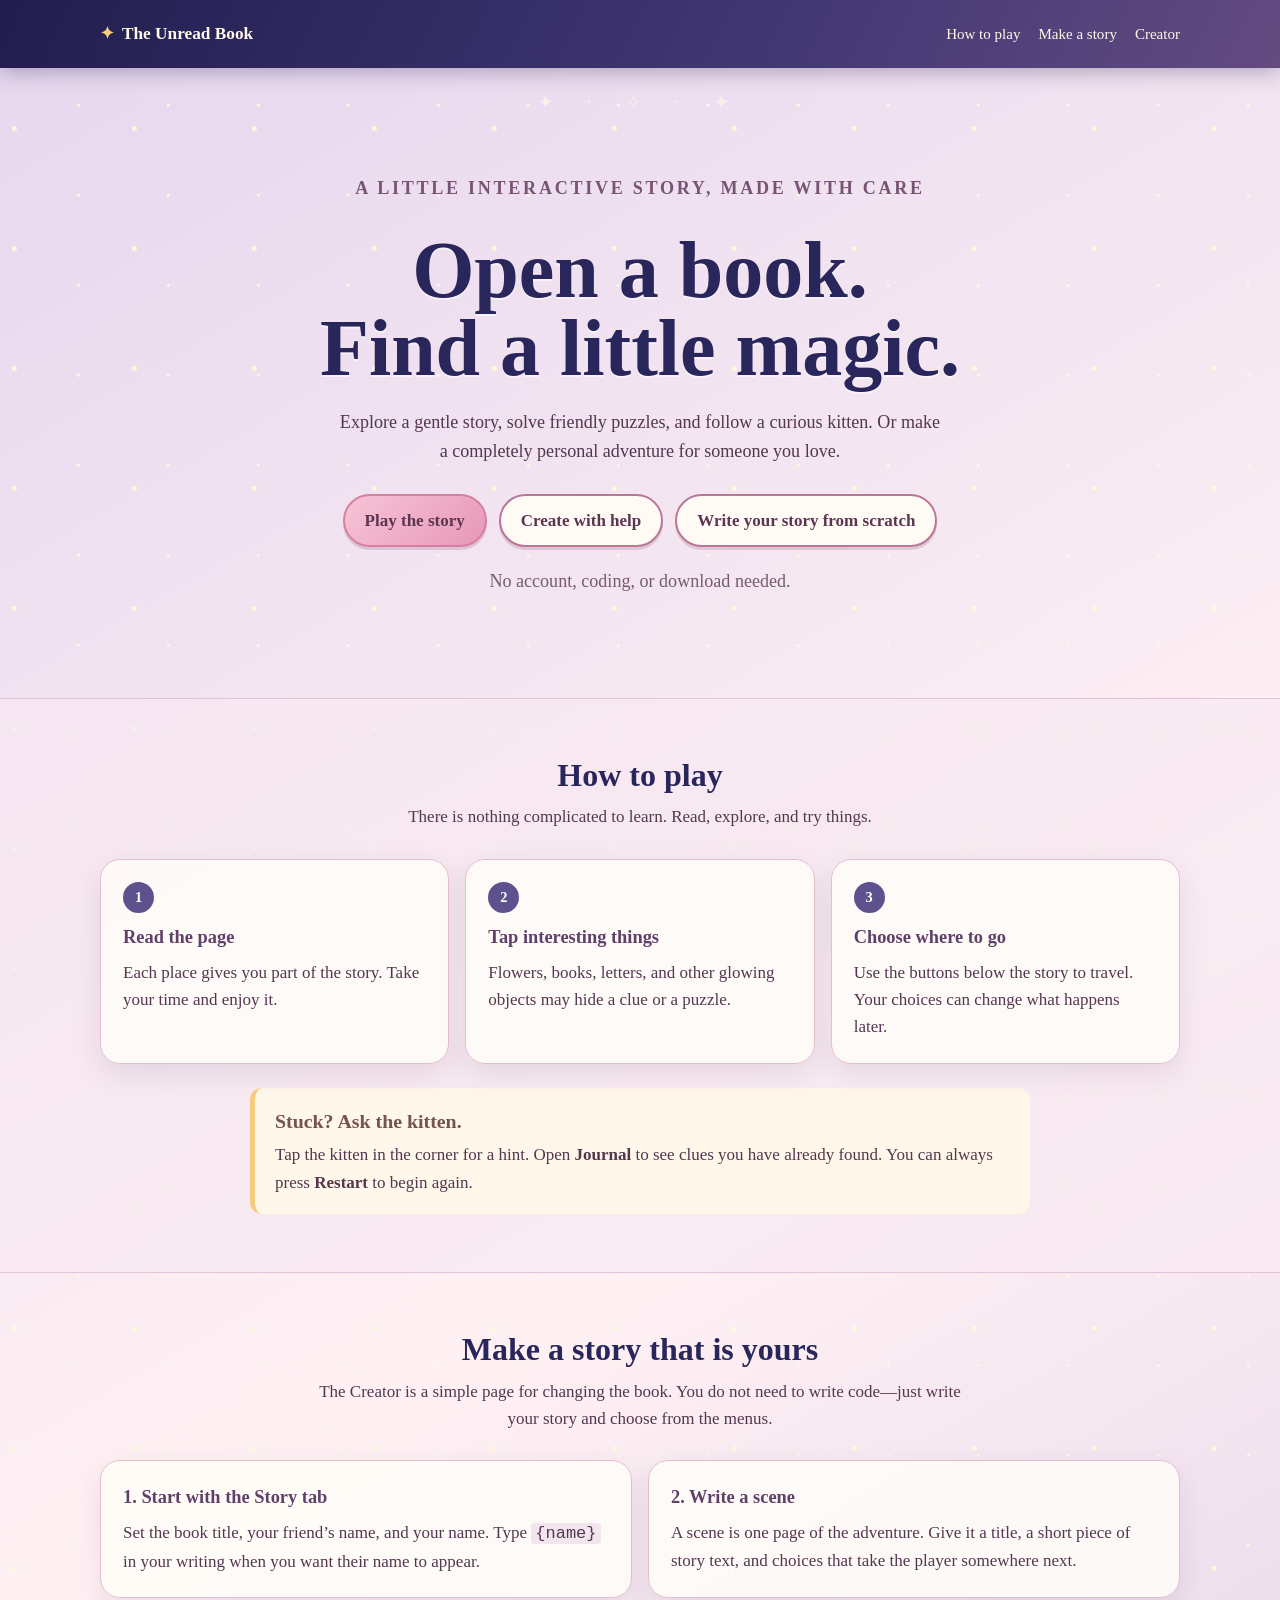
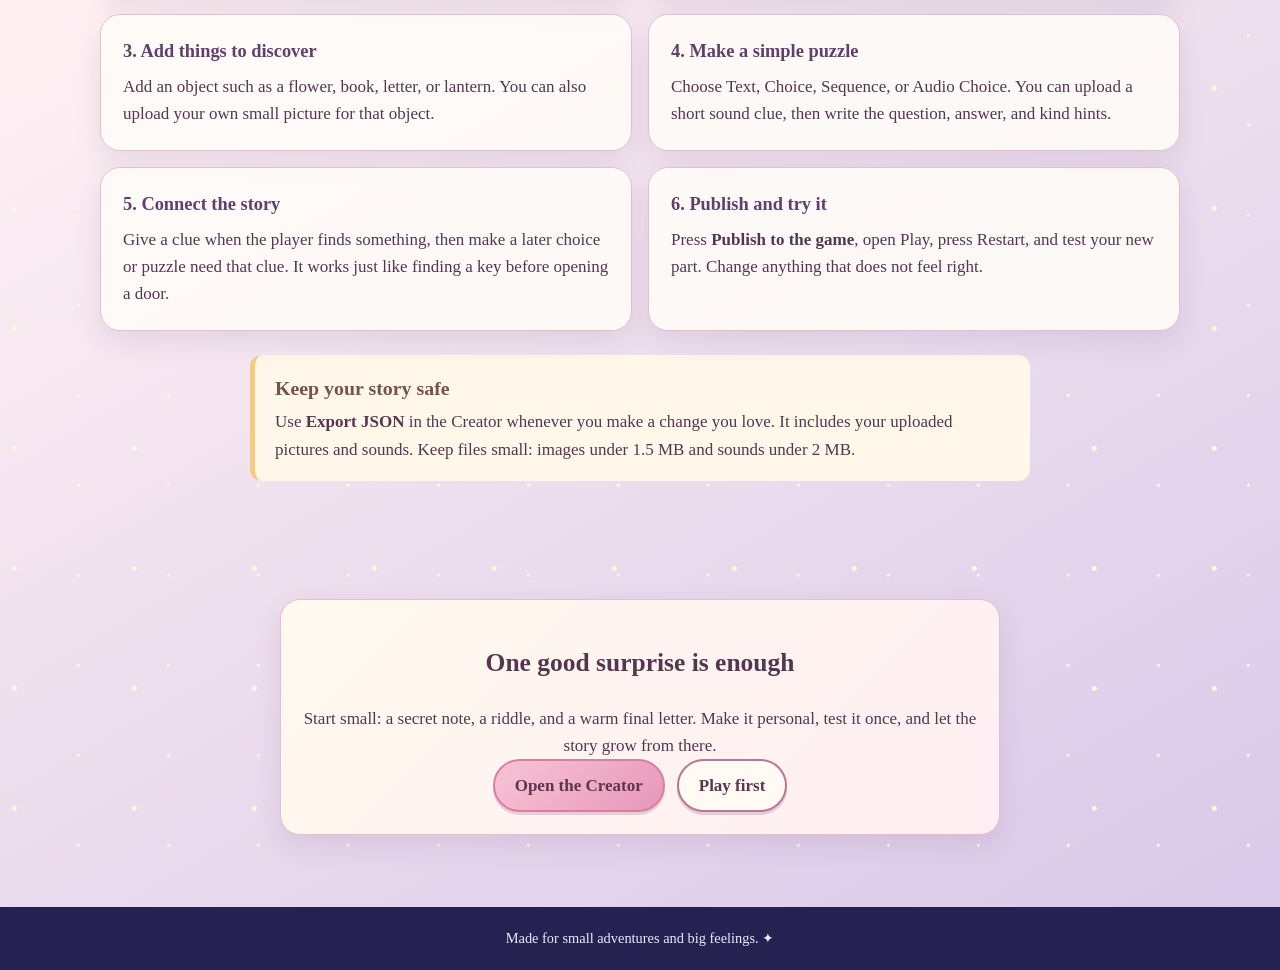
<file: index.html>
<!doctype html>
<html lang="en"><head><meta charset="utf-8"><meta name="viewport" content="width=device-width,initial-scale=1"><title>The Unread Book</title><link rel="stylesheet" href="landing.css"></head>
<body>
<header class="top"><nav class="nav wrap"><a class="brand" href="index.html">The Unread Book</a><div class="navlinks"><a href="#play">How to play</a><a href="#create">Make a story</a><a href="editor.html">Creator</a></div></nav></header>
<main>
<section class="hero wrap"><p class="eyebrow">A little interactive story, made with care</p><h1>Open a book.<br>Find a little magic.</h1><p>Explore a gentle story, solve friendly puzzles, and follow a curious kitten. Or make a completely personal adventure for someone you love.</p><div class="actions"><a class="btn primary" href="play.html">Play the story</a><a class="btn" href="assistant.html">Create with help</a><a class="btn" href="editor.html?new=1">Write your story from scratch</a></div><p class="hero-note">No account, coding, or download needed.</p></section>
<section class="section tint" id="play"><div class="wrap"><h2>How to play</h2><p class="intro">There is nothing complicated to learn. Read, explore, and try things.</p><div class="steps"><article class="card"><span class="number">1</span><h3>Read the page</h3><p>Each place gives you part of the story. Take your time and enjoy it.</p></article><article class="card"><span class="number">2</span><h3>Tap interesting things</h3><p>Flowers, books, letters, and other glowing objects may hide a clue or a puzzle.</p></article><article class="card"><span class="number">3</span><h3>Choose where to go</h3><p>Use the buttons below the story to travel. Your choices can change what happens later.</p></article></div><div class="how"><h3>Stuck? Ask the kitten.</h3><p>Tap the kitten in the corner for a hint. Open <strong>Journal</strong> to see clues you have already found. You can always press <strong>Restart</strong> to begin again.</p></div></div></section>
<section class="section" id="create"><div class="wrap"><h2>Make a story that is yours</h2><p class="intro">The Creator is a simple page for changing the book. You do not need to write code—just write your story and choose from the menus.</p><div class="cards"><article class="card"><h3>1. Start with the Story tab</h3><p>Set the book title, your friend’s name, and your name. Type <code>{name}</code> in your writing when you want their name to appear.</p></article><article class="card"><h3>2. Write a scene</h3><p>A scene is one page of the adventure. Give it a title, a short piece of story text, and choices that take the player somewhere next.</p></article><article class="card"><h3>3. Add things to discover</h3><p>Add an object such as a flower, book, letter, or lantern. You can also upload your own small picture for that object.</p></article><article class="card"><h3>4. Make a simple puzzle</h3><p>Choose Text, Choice, Sequence, or Audio Choice. You can upload a short sound clue, then write the question, answer, and kind hints.</p></article><article class="card"><h3>5. Connect the story</h3><p>Give a clue when the player finds something, then make a later choice or puzzle need that clue. It works just like finding a key before opening a door.</p></article><article class="card"><h3>6. Publish and try it</h3><p>Press <strong>Publish to the game</strong>, open Play, press Restart, and test your new part. Change anything that does not feel right.</p></article></div><div class="how"><h3>Keep your story safe</h3><p>Use <strong>Export JSON</strong> in the Creator whenever you make a change you love. It includes your uploaded pictures and sounds. Keep files small: images under 1.5 MB and sounds under 2 MB.</p></div></div></section>
<section class="callout"><div class="wrap"><div class="card"><h2>One good surprise is enough</h2><p>Start small: a secret note, a riddle, and a warm final letter. Make it personal, test it once, and let the story grow from there.</p><p class="actions"><a class="btn primary" href="editor.html">Open the Creator</a><a class="btn" href="play.html">Play first</a></p></div></div></section>
</main><footer>Made for small adventures and big feelings. ✦</footer>
</body></html>
</file>
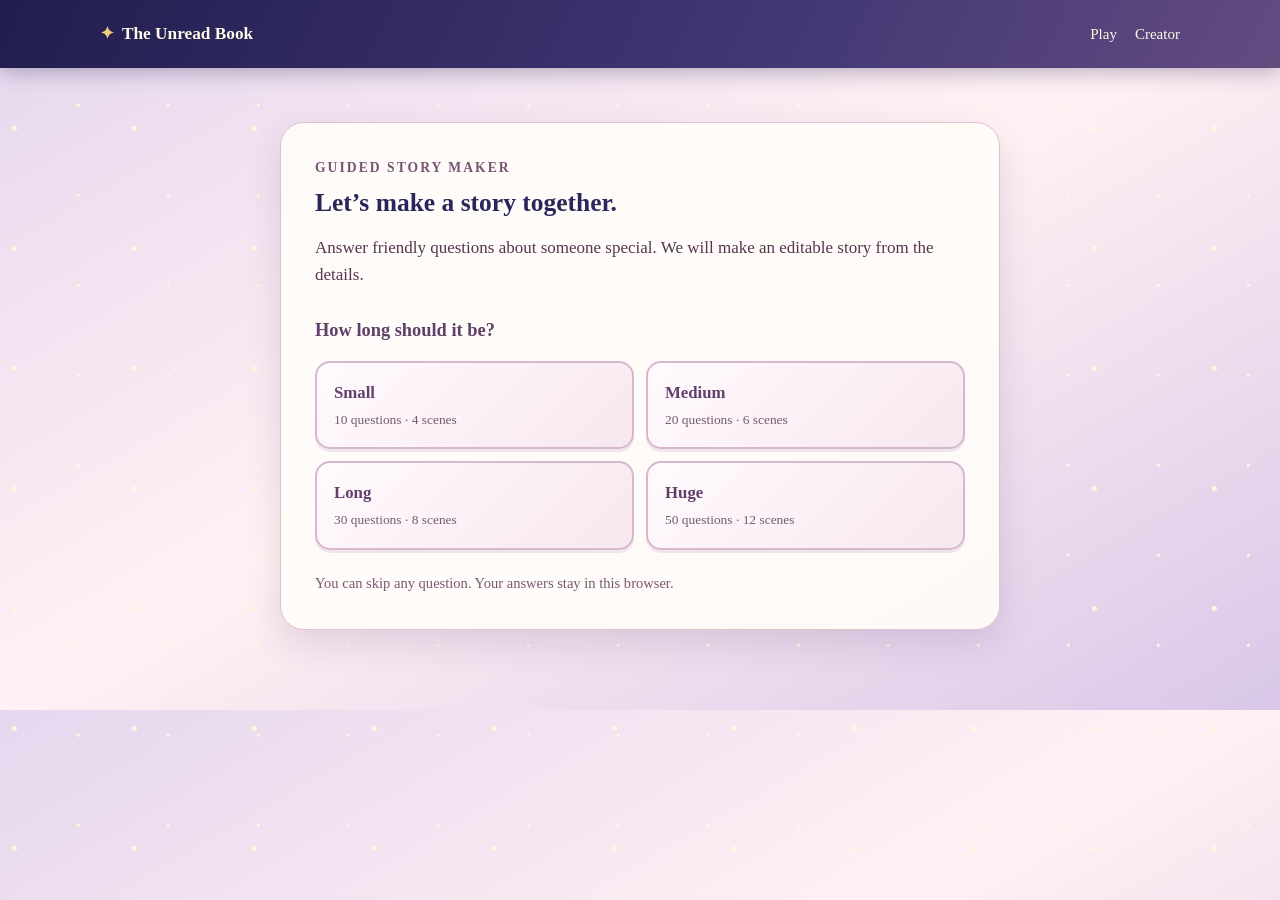
<file: assistant.html>
<!doctype html><html lang="en"><head><meta charset="utf-8"><meta name="viewport" content="width=device-width,initial-scale=1"><title>Create with help — The Unread Book</title><link rel="stylesheet" href="landing.css"><style>.wizard{padding:54px 0 80px}.wizard-card{max-width:720px;margin:auto;background:#fffdf9e8;border:1px solid #e5bed0;border-radius:24px;padding:34px;box-shadow:0 14px 35px #4a336124}.wizard-card h1{color:#29265b;line-height:1.1;margin:5px 0 14px}.wizard-card h2{font-size:1.15rem;color:#60406b;margin-top:28px}.lengths{display:grid;grid-template-columns:repeat(2,1fr);gap:12px}.lengths button{font:inherit;text-align:left;padding:17px;border:2px solid #d7b7d0;border-radius:15px;background:linear-gradient(135deg,#fffafd,#f7e7ef);color:#54374f;cursor:pointer;box-shadow:0 3px 0 #8f638b24;transition:.18s}.lengths button:hover{background:linear-gradient(135deg,#f8cade,#e6d9f5);border-color:#a96d94;transform:translateY(-2px);box-shadow:0 7px 15px #5936562b}.lengths b,.lengths span{display:block}.lengths b{font-size:1.05rem;color:#60406b}.lengths span{font-size:.84rem;opacity:.8;margin-top:2px}.progress{height:8px;background:#eedee8;border-radius:9px;overflow:hidden;margin:12px 0 28px}.progress i{display:block;height:100%;width:0;background:linear-gradient(90deg,#e99fba,#806fb0);transition:width .25s}.wizard-card input{width:100%;font:inherit;font-size:1.05rem;padding:13px;border:2px solid #d7acc2;border-radius:13px;background:#fff;margin:12px 0 20px}.wizard-actions{display:flex;gap:10px;justify-content:flex-end}.wizard-actions #back{margin-right:auto}.wizard-actions button:disabled{opacity:.45;cursor:not-allowed}@media(max-width:560px){.wizard{padding:28px 0 45px}.wizard-card{padding:23px 18px}.lengths{grid-template-columns:1fr}}</style></head><body><header class="top"><nav class="nav wrap"><a class="brand" href="index.html">The Unread Book</a><div class="navlinks"><a href="play.html">Play</a><a href="editor.html">Creator</a></div></nav></header><main class="wizard wrap"><section id="welcome" class="wizard-card"><p class="eyebrow">Guided story maker</p><h1>Let’s make a story together.</h1><p>Answer friendly questions about someone special. We will make an editable story from the details.</p><h2>How long should it be?</h2><div class="lengths"><button data-length="small"><b>Small</b><span>10 questions · 4 scenes</span></button><button data-length="medium"><b>Medium</b><span>20 questions · 6 scenes</span></button><button data-length="long"><b>Long</b><span>30 questions · 8 scenes</span></button><button data-length="huge"><b>Huge</b><span>50 questions · 12 scenes</span></button></div><p class="hero-note">You can skip any question. Your answers stay in this browser.</p></section><section id="question" class="wizard-card" hidden><p id="progress" class="eyebrow"></p><div class="progress"><i id="progressbar"></i></div><h1 id="question-title"></h1><p id="question-help"></p><input id="answer" type="text" autocomplete="off"><div class="wizard-actions"><button id="back" class="btn">Back</button><button id="skip" class="btn">Skip</button><button id="next" class="btn primary">Next</button></div></section><section id="finish" class="wizard-card" hidden><p class="eyebrow">Your story is ready</p><h1>A world made from your memories.</h1><p>Your first draft is ready. Open it in the Creator to edit it and publish when it feels right.</p><div class="actions"><a id="open-editor" class="btn primary" href="editor.html">Open my story</a><a class="btn" href="index.html">Home</a></div></section></main><script src="assistant.js"></script></body></html>
</file>
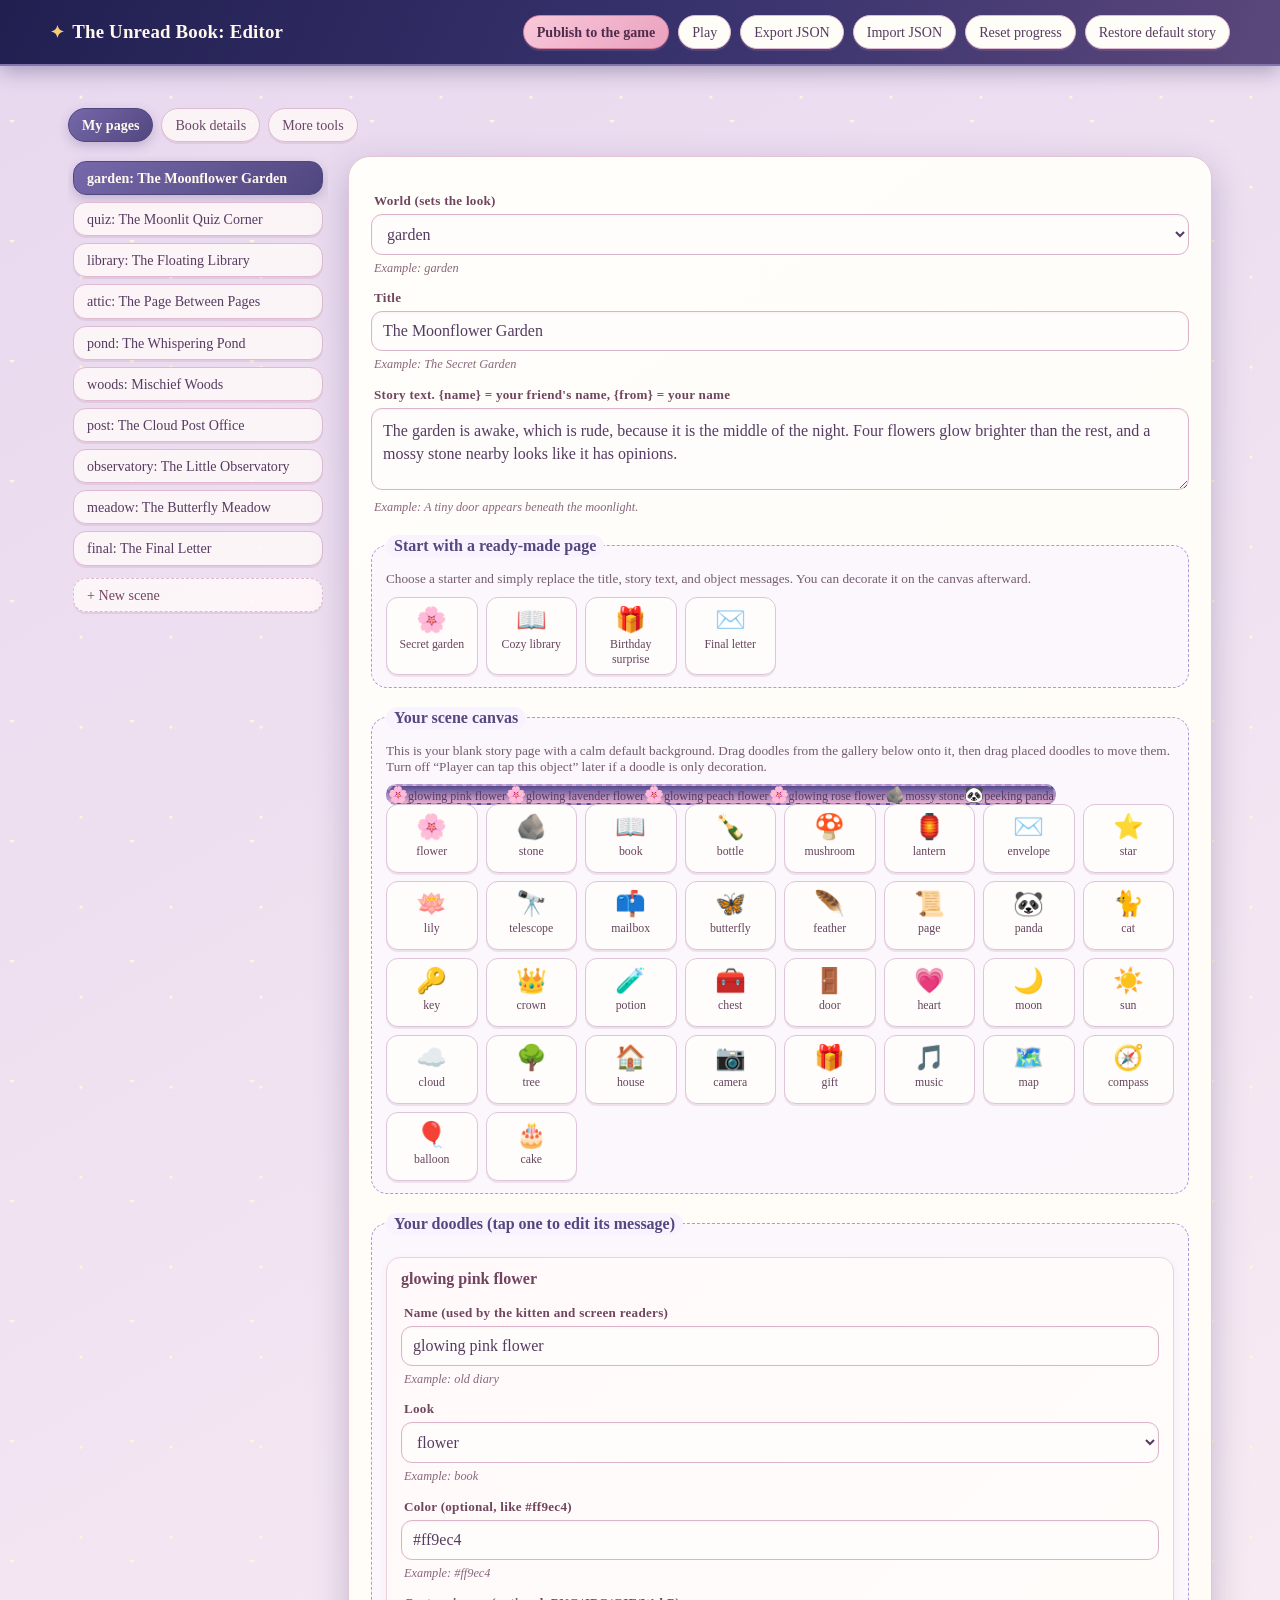
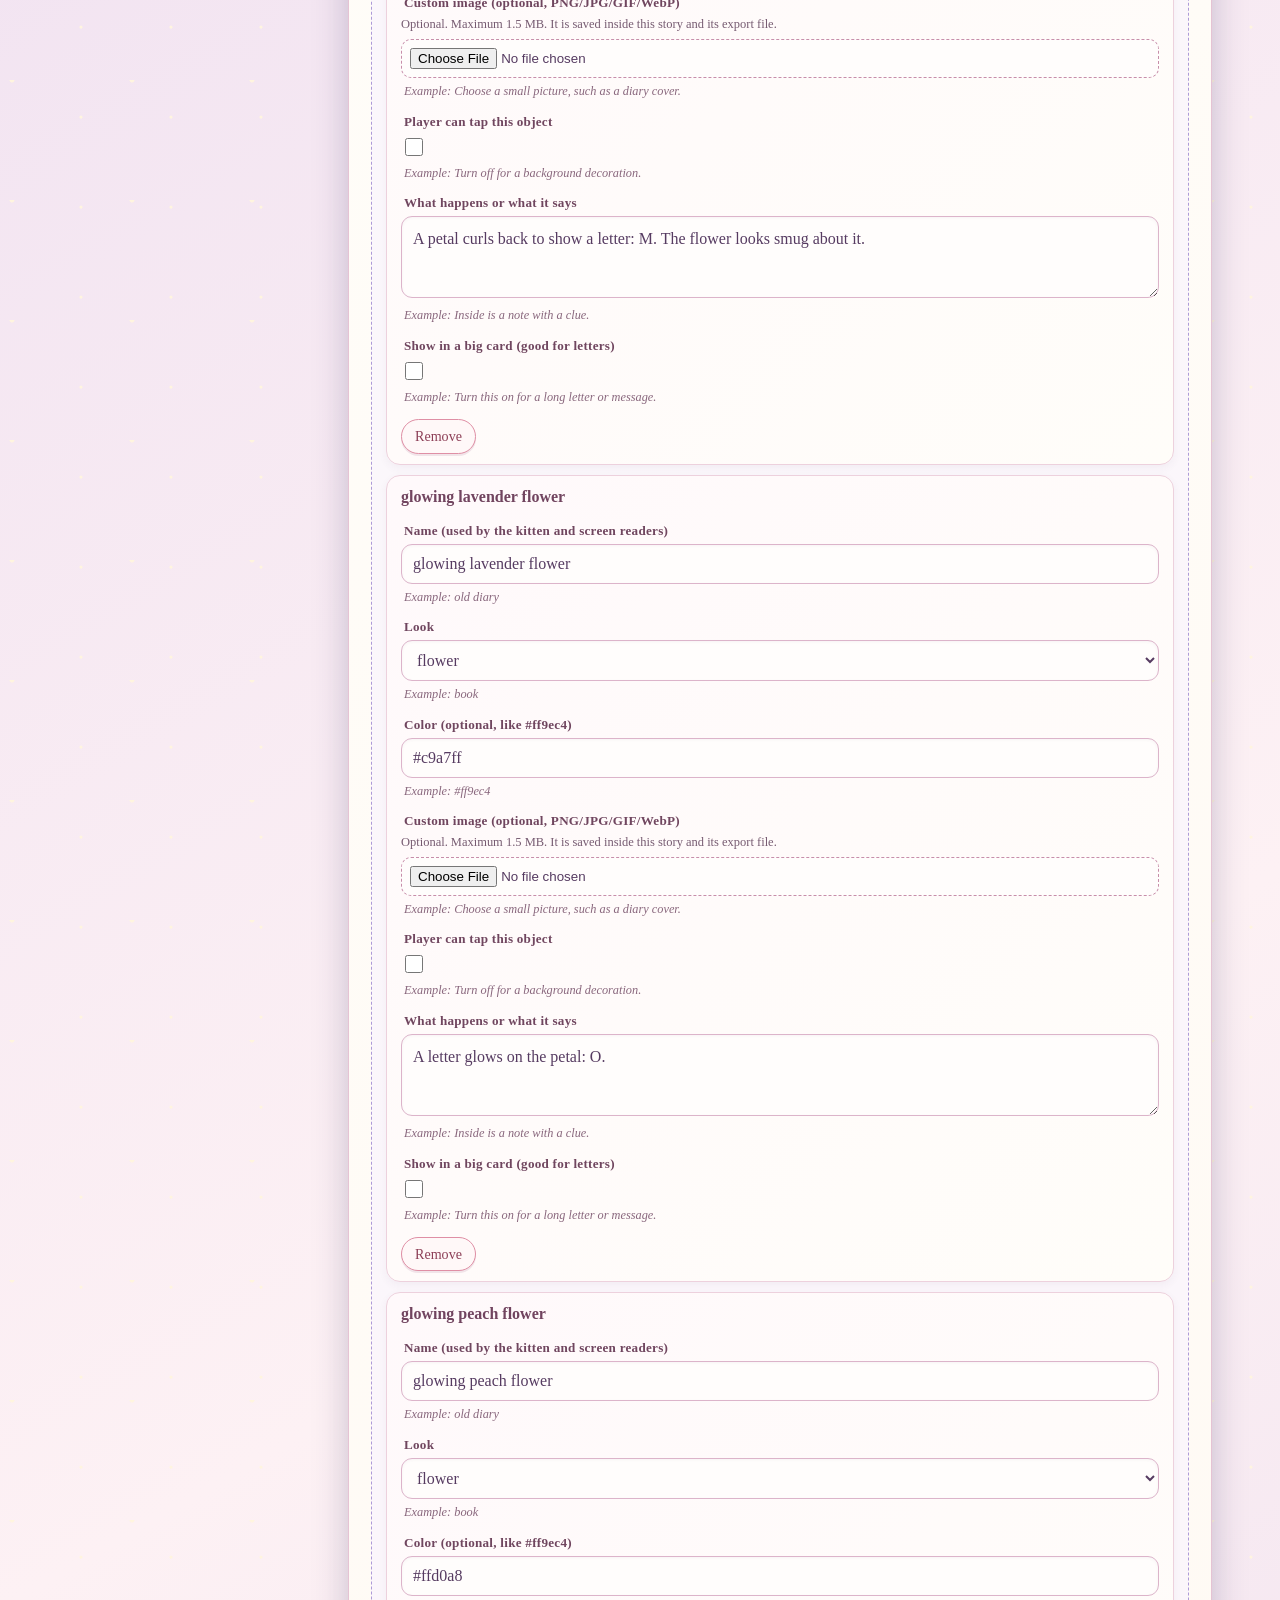
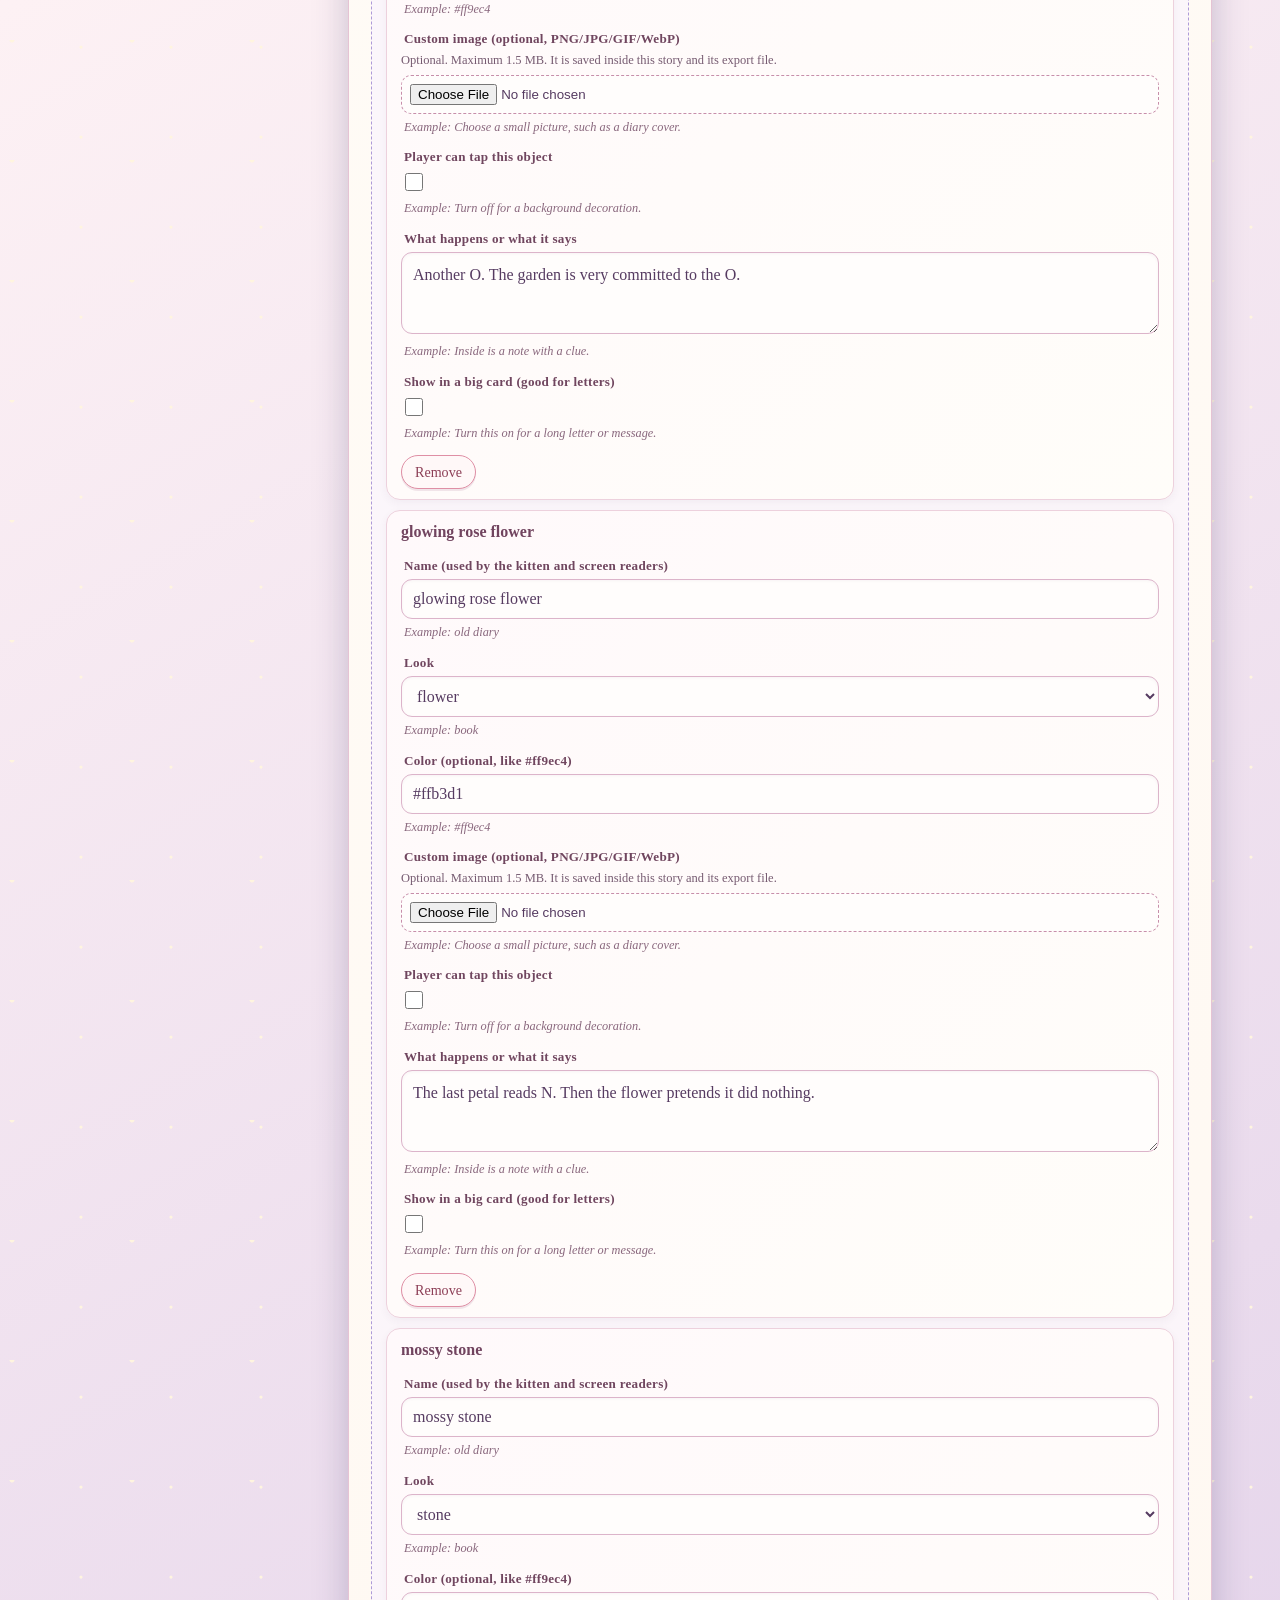
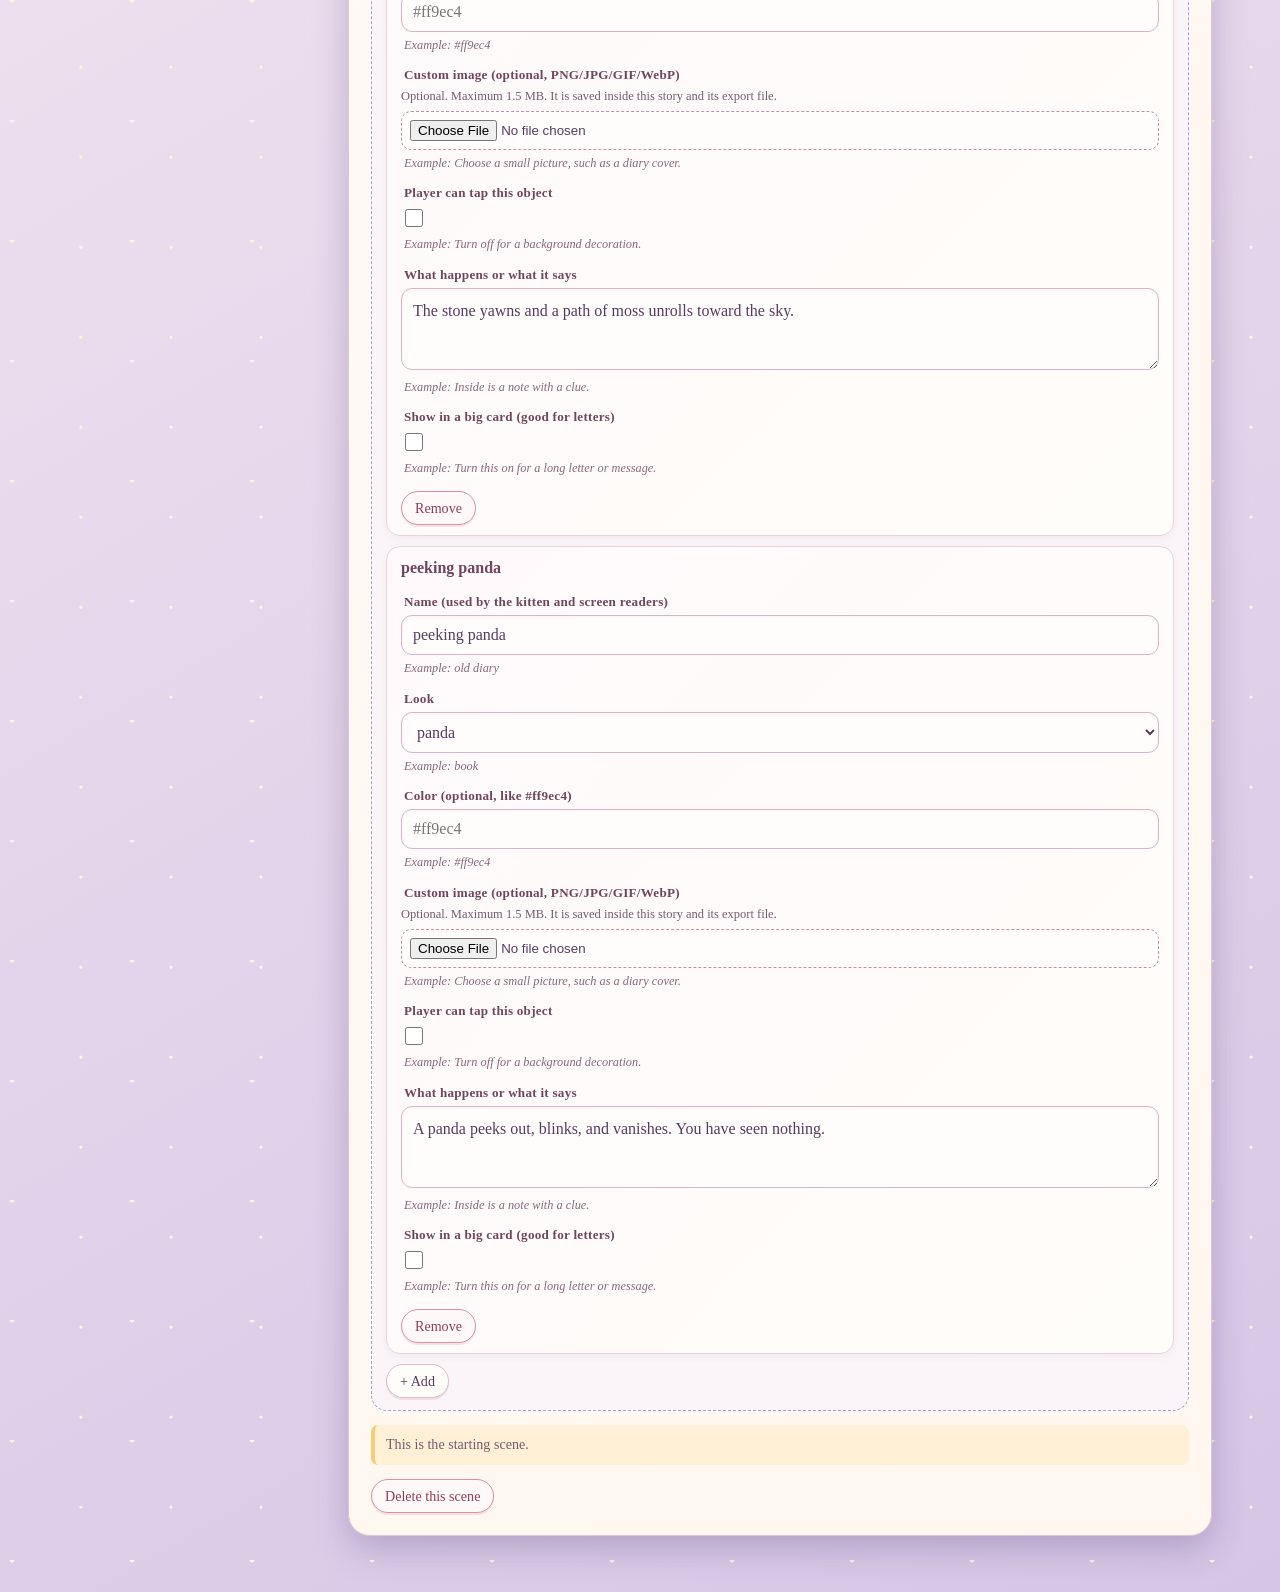
<file: editor.html>
<!doctype html>
<html lang="en"><head><meta charset="utf-8"><meta name="viewport" content="width=device-width,initial-scale=1">
<title>The Unread Book: Editor</title>
<style>
:root{--night:#2b2a5e;--night-2:#403779;--ink:#563b61;--cream:#fff8ec;--paper:#fffdf8;--blush:#fbe4ea;--rose:#e99fba;--rose-dark:#a85378;--lav:#cbb9ee;--gold:#f4cc7d;--shadow:#332d6040}
*{box-sizing:border-box}body{min-height:100vh;margin:0;color:var(--ink);font-family:Georgia,"Times New Roman",serif;background:radial-gradient(circle at 10% 0,#fff5df 0 2px,transparent 3px),radial-gradient(circle at 90% 8%,#fff5df 0 1px,transparent 2px),linear-gradient(150deg,#e8d8ef 0,#fdf1f4 45%,#d7c5e6 100%);background-size:120px 120px,90px 90px,auto}
header{display:flex;flex-wrap:wrap;gap:9px;align-items:center;padding:15px max(18px,calc((100vw - 1180px)/2));background:linear-gradient(115deg,#211f50,#39336e 56%,#5b477b);color:var(--cream);position:sticky;top:0;z-index:5;box-shadow:0 5px 20px #211f5055;border-bottom:2px solid #8375af}
header h1{font-size:1.18rem;letter-spacing:.01em;margin:0 auto 0 0;padding-right:18px}header h1::before{content:"✦";color:var(--gold);margin-right:8px;font-size:.9em}
button,a.b{appearance:none;font:inherit;font-size:.88rem;line-height:1.15;background:var(--paper);border:1px solid #dfbad0;border-radius:999px;padding:8px 13px;cursor:pointer;color:var(--ink);text-decoration:none;box-shadow:0 2px 0 #b986a333;transition:transform .16s ease,box-shadow .16s ease,background .16s ease,border-color .16s ease}
button:hover,a.b:hover{transform:translateY(-1px);background:#fff;box-shadow:0 5px 13px #3427552b;border-color:var(--rose-dark)}button:focus-visible,a.b:focus-visible,input:focus-visible,textarea:focus-visible,select:focus-visible{outline:3px solid #f3ce7a;outline-offset:2px}
button.pri{background:linear-gradient(135deg,#f9c8d9,#eaa1bf);border-color:#d67f9f;font-weight:700;color:#502b4b}button.del{color:#8d3f57;border-color:#df8fa5;background:#fff8f8}button.del:hover{background:#ffe8eb}
#msg{max-width:1180px;margin:12px auto 0;padding:8px 20px;min-height:1.4em;font-weight:700;color:#754663;text-shadow:0 1px #fff}
nav{display:flex;gap:8px;max-width:1180px;margin:0 auto;padding:7px 18px 14px;flex-wrap:wrap}nav button{background:#fffbf8cc;color:#6b4765}nav button.on,.list button.on{background:linear-gradient(135deg,#7668aa,#51477f);border-color:#51477f;color:#fffaf0;box-shadow:0 4px 11px #4a3f7940;font-weight:700}
#main{max-width:1180px;margin:0 auto;display:grid;grid-template-columns:260px minmax(0,1fr);gap:20px;padding:0 18px 56px}.list{display:flex;flex-direction:column;gap:7px;align-self:start;max-height:calc(100vh - 155px);overflow:auto;padding:5px}.list button{text-align:left;border-radius:13px;background:#fffaf9d9}.list button:last-child{margin-top:5px;border-style:dashed;color:#754663}
.form{background:linear-gradient(145deg,#fffefa,#fff7f0);border:1px solid #e5c3d4;border-radius:22px;padding:22px;min-width:0;box-shadow:0 12px 35px var(--shadow),inset 0 1px #fff}.f{display:block;margin:14px 0}.f span{display:block;font-size:.82rem;font-weight:700;letter-spacing:.02em;margin:0 0 5px 3px;color:#70465f}
input[type=text],input[type=number],select,textarea{width:100%;font:inherit;color:var(--ink);padding:10px 11px;border:1px solid #dcb4ca;border-radius:11px;background:#fffdfc;box-shadow:inset 0 1px 3px #5d35630d;transition:border-color .16s ease,box-shadow .16s ease}input:hover,textarea:hover,select:hover{border-color:#c78eaa}input:focus,textarea:focus,select:focus{border-color:#a86b91;box-shadow:0 0 0 3px #f4c9d83d}textarea{min-height:82px;line-height:1.45;resize:vertical}input[type=checkbox]{accent-color:var(--rose-dark);width:18px;height:18px}
fieldset{border:1px dashed #ad9ad8;border-radius:16px;margin:19px 0 6px;padding:12px 14px;background:#f8f3ff8c}legend{font-weight:700;color:#56477e;background:#f8f3ff;padding:2px 8px;border-radius:999px}.sub{background:linear-gradient(135deg,#fff9fb,#fffdf9);border:1px solid #edd1dd;border-radius:14px;padding:10px 14px;margin:10px 0;box-shadow:0 3px 8px #4b37620d}.sub b{color:#71445f;display:block;padding:2px 0 3px}
.note{font-size:.88rem;line-height:1.5;color:#765b71;background:#fff0d6;border-left:4px solid var(--gold);border-radius:7px;padding:9px 11px}#main>.form{min-height:370px}.example{font-size:.77rem;line-height:1.35;color:#89677d;margin:5px 3px 0;font-style:italic}.upload-note{font-size:.78rem;line-height:1.4;color:#765b71;margin:5px 0}.upload-preview{display:block;max-width:160px;max-height:110px;margin:8px 0;border:1px solid #dfb5ca;border-radius:9px;background:#fff}.upload-audio{width:100%;margin:8px 0}input[type=file]{width:100%;padding:8px;background:#fffdfc;border:1px dashed #c78eaa;border-radius:10px}.gallery-help{margin:2px 0 10px;font-size:.83rem;color:#765b71}.doodle-grid{display:grid;grid-template-columns:repeat(auto-fill,minmax(85px,1fr));gap:8px}.doodle{display:flex;flex-direction:column;align-items:center;gap:3px;min-height:69px;padding:7px 4px;border:1px solid #dec4d9;border-radius:12px;background:#fffdfb;color:#65435e;font:inherit;font-size:.74rem;cursor:grab}.doodle:hover{background:#fff0f5;border-color:#b8789e}.doodle .emoji{font-size:1.55rem}.scene-canvas{width:100%;margin:9px 0 4px;border:2px dashed #a995cc;border-radius:14px;background:linear-gradient(#524a91,#e6afd0);touch-action:none}.canvas-object{cursor:grab}.canvas-object:active{cursor:grabbing}.canvas-label{font:12px Georgia,serif;fill:#fff;paint-order:stroke;stroke:#46375d;stroke-width:3px;stroke-linejoin:round}.canvas-decor{opacity:.72}
@media(max-width:760px){header{padding:12px 14px;gap:7px}header h1{width:100%;padding:0;font-size:1.08rem}header button,header a.b{padding:7px 10px;font-size:.8rem}#msg{padding:7px 15px}nav{padding:7px 14px 12px;gap:6px}nav button{padding:7px 11px}#main{grid-template-columns:1fr;padding:0 14px 35px;gap:12px}.list{display:flex;flex-direction:row;overflow-x:auto;max-height:none;padding:2px}.list button{white-space:nowrap}.list button:last-child{margin:0}.form{padding:16px;border-radius:18px}}
@media(prefers-reduced-motion:reduce){*,*::before,*::after{transition:none!important}}
</style></head><body>
<header><h1>The Unread Book: Editor</h1>
<button class="pri" id="pub">Publish to the game</button><a class="b" href="play.html" target="_blank">Play</a>
<button id="exp">Export JSON</button><button id="imp">Import JSON</button><button id="rs">Reset progress</button><button id="df">Restore default story</button>
<input type="file" id="file" accept="application/json" hidden></header>
<div id="msg" role="status"></div>
<nav id="nav"></nav><div id="main"></div>
<script src="story.js"></script>
<script>
const Q=s=>document.querySelector(s),el=(t,c,h)=>{const e=document.createElement(t);if(c)e.className=c;if(h!=null)e.textContent=h;return e};
const toArr=o=>Object.entries(o||{}).map(([id,v])=>({id,...v})),toDict=a=>Object.fromEntries(a.map(({id,...v})=>[id,v]));
const blankStory=()=>({meta:{title:"My Unread Book",friendName:"Friend",from:"Your name"},start:"opening",kitten:{_:["Mrrp. I am ready for a new story."]},worlds:{garden:{name:"My Story World",kind:"garden",sky:["#2b2a5e","#d79ac0"],tr:"petals"}},clues:{},scenes:{opening:{world:"garden",title:"A New Beginning",text:"Write the first page of your story here.",objects:[],choices:[]}},puzzles:{}});
let ST=new URLSearchParams(location.search).has("new")?blankStory():JSON.parse(JSON.stringify(loadStory())),A,tab="scenes",sel=0,dirty=new URLSearchParams(location.search).has("new"),simpleMode=true;
function setup(){A={scenes:toArr(ST.scenes),puzzles:toArr(ST.puzzles),worlds:toArr(ST.worlds).map(w=>({...w,sky1:w.sky[0],sky2:w.sky[1],kitten:(ST.kitten||{})[w.id]||[]}))};}
setup();
const KINDS="flower,stone,book,bottle,mushroom,lantern,envelope,star,lily,telescope,mailbox,butterfly,feather,page,panda,cat,key,crown,potion,chest,door,heart,moon,sun,cloud,tree,house,camera,gift,music,map,compass,balloon,cake".split(",");
const DOODLES={flower:"🌸",stone:"🪨",book:"📖",bottle:"🍾",mushroom:"🍄",lantern:"🏮",envelope:"✉️",star:"⭐",lily:"🪷",telescope:"🔭",mailbox:"📫",butterfly:"🦋",feather:"🪶",page:"📜",panda:"🐼",cat:"🐈",key:"🔑",crown:"👑",potion:"🧪",chest:"🧰",door:"🚪",heart:"💗",moon:"🌙",sun:"☀️",cloud:"☁️",tree:"🌳",house:"🏠",camera:"📷",gift:"🎁",music:"🎵",map:"🗺️",compass:"🧭",balloon:"🎈",cake:"🎂"};
const TR="ink,ripple,petals,page,stars".split(",");
const BASIC={scene:["world","title","text"],obj:["label","kind","color","image","interactive","say","big"],meta:["title","friendName","from","start"]};
const STARTERS={garden:{name:"Secret garden",world:"garden",title:"The Secret Garden",text:"Write a little beginning for this magical place.",objects:[{id:"flower",label:"glowing flower",kind:"flower",x:260,y:455,color:"#ff9ec4",interactive:true,say:"A petal unfolds to reveal a tiny secret."},{id:"stone",label:"mossy stone",kind:"stone",x:540,y:485,interactive:true,say:"The stone feels warm, as if it is waiting for a password."},{id:"cat",label:"sleepy cat",kind:"cat",x:790,y:485,interactive:false,say:""}]},library:{name:"Cozy library",world:"library",title:"The Hidden Library",text:"A book on the highest shelf seems to be calling your name.",objects:[{id:"book",label:"mysterious book",kind:"book",x:330,y:390,color:"#b79be8",interactive:true,say:"The book opens by itself. A note falls out."},{id:"key",label:"small golden key",kind:"key",x:590,y:470,interactive:true,say:"A tiny key! I wonder what it opens."},{id:"star",label:"sparkling star",kind:"star",x:760,y:260,interactive:false,say:""}]},party:{name:"Birthday surprise",world:"meadow",title:"A Little Surprise",text:"Something wonderful has been prepared just for you.",objects:[{id:"gift",label:"wrapped gift",kind:"gift",x:430,y:455,interactive:true,say:"There is a small card tied to the ribbon."},{id:"cake",label:"tiny cake",kind:"cake",x:620,y:470,interactive:true,say:"Make a wish before you take a bite."},{id:"balloon",label:"pink balloon",kind:"balloon",x:790,y:220,color:"#ff9ec4",interactive:false,say:""}]},letter:{name:"Final letter",world:"final",title:"A Letter for You",text:"A letter is waiting on a little table. Write your own message inside it.",objects:[{id:"letter",label:"the letter",kind:"envelope",x:510,y:430,interactive:true,big:true,say:"Dear {name},\n\nWrite your message here.\n\nWith love,\n{from}"},{id:"heart",label:"little heart",kind:"heart",x:730,y:350,interactive:false,say:""}]}};
const EX={id:"secret_garden",world:"garden",title:"The Secret Garden",text:"A tiny door appears beneath the moonlight.",kitten:"Mrrp. The door looks important.",if:"found_key, !met_fox",label:"old diary",kind:"book",color:"#ff9ec4",image:"Choose a small picture, such as a diary cover.",x:"250",y:"480",interactive:"Turn off for a background decoration.",say:"Inside is a note with a clue.",big:"Turn this on for a long letter or message.",get:"diary_open",need:"diary_open",showIf:"found_key",puzzle:"diary_riddle",go:"secret_room",locked:"The diary is still locked.",set:"chose_the_path",tr:"page",type:"choice",prompt:"What can you keep after giving it away?",sound:"Choose a short music or sound clue.",audio:"523:0.2, 659:0.3",answers:"a promise",options:"A promise",hints:"It is not something you can hold.",wrong:"Not quite — try again.",win:"The lock clicks open!",reward:"diary_open",name:"Moonlit Garden",sky1:"#2b2a5e",sky2:"#d79ac0",start:"opening",friendName:"Aanya",from:"Ravi"};
const SCH={
scene:[["id","Scene ID (no spaces)","t"],["world","World (sets the look)","sel:worlds"],["title","Title","t"],["text","Story text. {name} = your friend's name, {from} = your name","a"],["kitten","Kitten line when nothing is left to poke here (optional)","t"]],
variant:[["if","Show this text when flags are set (comma separated, ! means not)","csv"],["text","Replacement text","a"]],
obj:[["id","Object ID","t"],["label","Name (used by the kitten and screen readers)","t"],["kind","Look","sel:"+KINDS],["color","Color (optional, like #ff9ec4)","t"],["image","Custom image (optional, PNG/JPG/GIF/WebP)","file:image"],["x","Horizontal position (0 to 1000)","n"],["y","Vertical position (0 to 600)","n"],["interactive","Player can tap this object","b"],["say","What happens or what it says","a"],["big","Show in a big card (good for letters)","b"],["get","Gives clues or flags (comma separated)","csv"],["need","Needs these flags first","csv"],["showIf","Only visible when these flags are set","csv"],["puzzle","Opens a puzzle","sel:puzzles"],["go","Takes you to scene","sel:scenes"]],
choice:[["text","Choice text","t"],["go","Leads to","sel:scenes"],["need","Needs these flags (comma separated)","csv"],["locked","Message when locked","t"],["set","Sets flags when chosen","csv"],["tr","Transition","sel:"+TR]],
puzzle:[["id","Puzzle ID (no spaces)","t"],["type","Type","sel:text,choice,sequence,audiochoice"],["prompt","Question or riddle","a"],["sound","Uploaded sound clue (optional, MP3/WAV/OGG)","file:audio"],["audio","Built-in tune notes for audio choice (optional)","t"],["answers","Answers. Text: every accepted answer. Choice: the correct option. Sequence: the correct order. One per line","lines"],["options","Options for choice or sequence, one per line","lines"],["hints","Kitten hints, subtle to clear, one per line","lines"],["needs","Needs these flags before it can be tried","csv"],["locked","Message when it is not ready","t"],["wrong","Wrong answer message","t"],["win","Success message","t"],["reward","Gives flags or clues on success","csv"],["go","After solving, go to scene","sel:scenes"]],
world:[["id","World ID","t"],["name","Name","t"],["kind","Art style","sel:garden,library,pond,woods,clouds,observatory,meadow,final"],["tr","Transition into this world","sel:"+TR],["sky1","Sky top color","t"],["sky2","Sky bottom color","t"],["kitten","Kitten openers, one per line","lines"]]
};
function opts(t){const s=t.slice(4);if(s=="scenes")return["",...A.scenes.map(x=>x.id),"@restart"];if(s=="puzzles")return["",...A.puzzles.map(x=>x.id)];if(s=="worlds")return A.worlds.map(x=>x.id);return s.split(",");}
function fld(o,[k,l,t]){const w=el("label","f");w.append(el("span","",l));let i;
 if(t.startsWith("file:")){const type=t.slice(5),audio=type=="audio",limit=audio?2*1024*1024:1.5*1024*1024;i=el("input");i.type="file";i.accept=audio?"audio/mpeg,audio/wav,audio/ogg,audio/mp4,audio/x-m4a":"image/png,image/jpeg,image/gif,image/webp";w.append(el("p","upload-note",`Optional. Maximum ${audio?"2 MB":"1.5 MB"}. It is saved inside this story and its export file.`));
  if(o[k]){if(audio){const p=el("audio","upload-audio");p.controls=true;p.src=o[k];w.append(p)}else{const p=el("img","upload-preview");p.src=o[k];p.alt="Custom object preview";w.append(p)}const clear=el("button","del","Remove uploaded file");clear.type="button";clear.onclick=()=>{delete o[k];dirty=true;view()};w.append(clear)}
  i.onchange=()=>{const f=i.files&&i.files[0];if(!f)return;if(!f.type.startsWith(audio?"audio/":"image/")){say("Please choose a "+(audio?"sound":"image")+" file.");i.value="";return}if(f.size>limit){say(`That file is too large. Choose a ${audio?"sound under 2 MB":"picture under 1.5 MB"}.`);i.value="";return}const r=new FileReader();r.onload=()=>{o[k]=r.result;dirty=true;view();say("Upload added. Press Publish to use it in the game.")};r.onerror=()=>say("That file could not be read. Please try another one.");r.readAsDataURL(f)};
  w.append(i,el("p","example","Example: "+EX[k]));return w;}
 if(t=="a"){i=el("textarea");i.value=o[k]||""}
 else if(t=="b"){i=el("input");i.type="checkbox";i.checked=!!o[k]}
 else if(t=="n"){i=el("input");i.type="number";i.value=o[k]??0}
 else if(t=="csv"){i=el("input");i.type="text";i.value=(o[k]||[]).join(", ")}
 else if(t=="lines"){i=el("textarea");i.value=(o[k]||[]).join("\n")}
 else if(t.startsWith("sel:")){i=el("select");opts(t).forEach(v=>{const p=el("option","",v||"(none)");p.value=v;i.append(p)});i.value=o[k]||""}
 else{i=el("input");i.type="text";i.value=o[k]||""}
 i.placeholder=EX[k]||"Write your own idea here";
 i.oninput=i.onchange=()=>{dirty=true;o[k]=t=="b"?i.checked:t=="n"?+i.value:t=="csv"?i.value.split(",").map(s=>s.trim()).filter(Boolean):t=="lines"?i.value.split("\n").map(s=>s.trim()).filter(Boolean):i.value;};
 w.append(i,el("p","example","Example: "+(EX[k]||"Write your own idea here")));return w;}
function form(h,o,s,group){s.forEach(f=>{if(!simpleMode||!group||(BASIC[group]||[]).includes(f[0]))h.append(fld(o,f))})}
function sub(h,arr,sch,title,mk,name,group){const fs=el("fieldset");fs.append(el("legend","",title));
 arr.forEach((it,i)=>{const d=el("div","sub");d.append(el("b","",name(it,i)));form(d,it,sch,group);const r=el("button","del","Remove");r.onclick=()=>{arr.splice(i,1);dirty=true;view()};d.append(r);fs.append(d)});
 const a=el("button","","+ Add");a.onclick=()=>{arr.push(mk());dirty=true;view()};fs.append(a);h.append(fs);}
function starterKits(h){if(!simpleMode)return;const fs=el("fieldset");fs.append(el("legend","","Start with a ready-made page"),el("p","gallery-help","Choose a starter and simply replace the title, story text, and object messages. You can decorate it on the canvas afterward."));const grid=el("div","doodle-grid");Object.entries(STARTERS).forEach(([key,p])=>{const b=el("button","doodle");b.type="button";b.innerHTML=`<span class="emoji">${DOODLES[p.objects[0].kind]||"✨"}</span><span>${p.name}</span>`;b.onclick=()=>{const world=A.worlds.find(w=>w.id===p.world)?p.world:A.worlds[0].id,base=key+"_scene";let id=base,n=2;while(A.scenes.some(s=>s.id===id))id=base+"_"+n++;A.scenes.push({id,world,title:p.title,text:p.text,objects:JSON.parse(JSON.stringify(p.objects)),choices:[]});sel=A.scenes.length-1;dirty=true;view()};grid.append(b)});fs.append(grid);h.append(fs)}
function sceneBuilder(h,sc){const fs=el("fieldset");fs.append(el("legend","","Your scene canvas"),el("p","gallery-help","This is your blank story page with a calm default background. Drag doodles from the gallery below onto it, then drag placed doodles to move them. Turn off “Player can tap this object” later if a doodle is only decoration."));
 const grid=el("div","doodle-grid");Object.entries(DOODLES).forEach(([kind,emoji])=>{const b=el("button","doodle");b.type="button";b.draggable=true;b.innerHTML=`<span class="emoji">${emoji}</span><span>${kind}</span>`;b.ondragstart=e=>{e.dataTransfer.setData("text/plain",kind);e.dataTransfer.effectAllowed="copy"};b.onclick=()=>{sc.objects.push({id:"obj_"+(sc.objects.length+1),label:kind,kind,x:500,y:330,interactive:true,say:""});dirty=true;view()};grid.append(b)});
 const canvas=el("svg","scene-canvas");canvas.setAttribute("viewBox","0 0 1000 600");canvas.setAttribute("aria-label","Scene layout preview");const esc=s=>String(s||"").replace(/[&<>]/g,c=>({"&":"&amp;","<":"&lt;",">":"&gt;"}[c]));const draw=()=>{canvas.innerHTML=`<rect width="1000" height="600" fill="#4a437e"/><path d="M0 420Q180 340 350 430T700 400T1000 420V600H0Z" fill="#799c9a"/>`+(sc.objects||[]).map((o,i)=>`<g class="canvas-object${o.interactive===false?" canvas-decor":""}" data-i="${i}" transform="translate(${+o.x||500} ${+o.y||330})"><circle r="39" fill="#fff3"/><text text-anchor="middle" y="7" font-size="46">${DOODLES[o.kind]||"✨"}</text><text class="canvas-label" text-anchor="middle" y="58">${esc(o.label||o.kind)}</text></g>`).join("")};draw();
 const point=e=>{const r=canvas.getBoundingClientRect();return{x:Math.max(45,Math.min(955,Math.round((e.clientX-r.left)/r.width*1000))),y:Math.max(45,Math.min(555,Math.round((e.clientY-r.top)/r.height*600)))}};canvas.ondragover=e=>e.preventDefault();canvas.ondrop=e=>{e.preventDefault();const kind=e.dataTransfer.getData("text/plain");if(!DOODLES[kind])return;const p=point(e);sc.objects.push({id:"obj_"+(sc.objects.length+1),label:kind,kind,x:p.x,y:p.y,interactive:true,say:""});dirty=true;view()};
 let moving=null;canvas.onpointerdown=e=>{const g=e.target.closest&&e.target.closest(".canvas-object");if(!g)return;moving=+g.dataset.i;canvas.setPointerCapture(e.pointerId);e.preventDefault()};canvas.onpointermove=e=>{if(moving===null)return;const p=point(e),o=sc.objects[moving];o.x=p.x;o.y=p.y;dirty=true;draw()};canvas.onpointerup=e=>{if(moving!==null){moving=null;canvas.releasePointerCapture(e.pointerId);view()}};fs.append(canvas,grid);h.append(fs)}
function view(){const m=Q("#main");m.innerHTML="";Q("#nav").innerHTML="";
 (simpleMode?[["scenes","My pages"],["meta","Book details"]]:[["scenes","Scenes"],["puzzles","Puzzles"],["clues","Clues"],["worlds","Worlds"],["meta","Story"]]).forEach(([k,n])=>{const b=el("button",tab==k?"on":"",n);b.onclick=()=>{tab=k;sel=0;view()};Q("#nav").append(b)});const mode=el("button","",simpleMode?"More tools":"Simple view");mode.onclick=()=>{simpleMode=!simpleMode;tab="scenes";sel=0;view()};Q("#nav").append(mode);
 if(tab=="scenes"||tab=="puzzles"){const arr=A[tab],list=el("div","list");
  arr.forEach((it,i)=>{const b=el("button",i==sel?"on":"",it.id+(it.title?": "+it.title:""));b.onclick=()=>{sel=i;view()};list.append(b)});
  const add=el("button","","+ New "+(tab=="scenes"?"scene":"puzzle"));add.onclick=()=>{arr.push(tab=="scenes"?{id:"scene_"+(arr.length+1),world:A.worlds[0].id,title:"New scene",text:"",objects:[],choices:[]}:{id:"puzzle_"+(arr.length+1),type:"text",prompt:"",answers:[],hints:[]});sel=arr.length-1;dirty=true;view()};list.append(add);m.append(list);
  const f=el("div","form"),it=arr[sel];
  if(it){if(tab=="scenes"){form(f,it,SCH.scene,"scene");it.objects=it.objects||[];it.choices=it.choices||[];it.variants=it.variants||[];starterKits(f);sceneBuilder(f,it);
    if(!simpleMode)sub(f,it.variants,SCH.variant,"Text variants (change the text depending on earlier choices)",()=>({if:[],text:""}),(v,i)=>"Variant "+(i+1));
    sub(f,it.objects,SCH.obj,simpleMode?"Your doodles (tap one to edit its message)":"Objects in this scene",()=>({id:"obj_"+(it.objects.length+1),label:"new thing",kind:"flower",x:500,y:480,interactive:true,say:""}),(o,i)=>o.label||o.id,"obj");
    if(!simpleMode)sub(f,it.choices,SCH.choice,"Choices at the bottom",()=>({text:"New choice",go:""}),(c,i)=>c.text);
    if(it.id==ST.start)f.append(el("p","note","This is the starting scene."));}
   else form(f,it,SCH.puzzle);
   const d=el("button","del","Delete this "+(tab=="scenes"?"scene":"puzzle"));d.onclick=()=>{if(confirm("Delete "+it.id+"?")){arr.splice(sel,1);sel=0;dirty=true;view()}};f.append(d);}
  else f.append(el("p","","Nothing here yet."));m.append(f);}
 else{const f=el("div","form");m.style.gridTemplateColumns="1fr";
  if(tab=="clues"){f.append(el("p","note","One per line, written as: flag_id: what the journal says. Any flag can be a clue; it appears in the Journal once it is set."));const t=el("textarea");t.style.minHeight="320px";t.placeholder="diary_open: The diary opened for me.";t.value=Object.entries(ST.clues||{}).map(([k,v])=>k+": "+v).join("\n");t.oninput=()=>{dirty=true;ST.clues={};t.value.split("\n").forEach(l=>{const i=l.indexOf(":");if(i>0)ST.clues[l.slice(0,i).trim()]=l.slice(i+1).trim()})};f.append(t,el("p","example","Example: diary_open: The diary opened for me."))}
  if(tab=="worlds"){A.worlds.forEach(w=>{const d=el("div","sub");d.append(el("b","",w.name));form(d,w,SCH.world);f.append(d)});const a=el("button","","+ Add world");a.onclick=()=>{A.worlds.push({id:"world_"+(A.worlds.length+1),name:"New world",kind:"garden",tr:"ink",sky1:"#2b2a5e",sky2:"#d79ac0",kitten:[]});dirty=true;view()};f.append(a)}
  if(tab=="meta"){form(f,ST.meta,[["title","Book title","t"],["friendName","Your friend's name (used for {name})","t"],["from","Your name (used for {from})","t"]],"meta");f.append(fld(ST,["start","Starting scene","sel:scenes"]));
   f.append(el("p","note","Progress and custom content live in this browser only. Use Export JSON to back up or move to another device, and Import JSON to restore it."))}
  m.append(f);}}
function build(){const o=JSON.parse(JSON.stringify(ST));o.scenes=toDict(A.scenes);o.puzzles=toDict(A.puzzles);o.worlds={};o.kitten={_:(ST.kitten||{})._||["Mrrp."]};A.worlds.forEach(({id,sky1,sky2,kitten,...w})=>{o.worlds[id]={...w,sky:[sky1,sky2]};if(kitten&&kitten.length)o.kitten[id]=kitten});return o;}
function check(o){const p=[];Object.entries(o.scenes).forEach(([id,s])=>{if(!o.worlds[s.world])p.push(id+": unknown world");(s.choices||[]).forEach(c=>{if(c.go&&c.go!="@restart"&&!o.scenes[c.go])p.push(id+": a choice leads to a missing scene")});(s.objects||[]).forEach(b=>{if(b.puzzle&&!o.puzzles[b.puzzle])p.push(id+": object opens a missing puzzle");if(b.go&&!o.scenes[b.go])p.push(id+": object goes to a missing scene")})});if(!o.scenes[o.start])p.push("Starting scene is missing");return p;}
const say=t=>{Q("#msg").textContent=t};
if(new URLSearchParams(location.search).has("new"))say("Fresh story ready. Fill in the first scene, then press Publish to the game when you are ready.");
Q("#pub").onclick=()=>{const o=build(),p=check(o);if(p.length){say("Fix first: "+p.slice(0,3).join("; "));return}try{localStorage.setItem("ub_story",JSON.stringify(o));ST=o;setup();dirty=false;say("Published. Open the game to see it.")}catch(e){say("Could not save. Uploaded media may be too large for this browser; remove a file or use smaller files.")}};
Q("#exp").onclick=()=>{const b=new Blob([JSON.stringify(build(),null,2)],{type:"application/json"}),a=el("a");a.href=URL.createObjectURL(b);a.download="the-unread-book-story.json";a.click();say("Exported.")};
Q("#imp").onclick=()=>Q("#file").click();
Q("#file").onchange=e=>{const f=e.target.files[0];if(!f)return;f.text().then(t=>{try{const o=JSON.parse(t);if(!o.scenes||!o.worlds||!o.puzzles)throw 0;ST=o;setup();sel=0;dirty=true;view();say("Imported. Press Publish to use it in the game.")}catch(x){say("That file is not a valid story export.")}})};
Q("#rs").onclick=()=>{if(confirm("Clear game progress?")){localStorage.removeItem("ub_save");say("Progress cleared.")}};
Q("#df").onclick=()=>{if(confirm("Replace everything with the default story? Export first if you want a backup.")){localStorage.removeItem("ub_story");ST=JSON.parse(JSON.stringify(window.DEFAULT_STORY));setup();sel=0;view();say("Default story restored.")}};
addEventListener("beforeunload",e=>{if(dirty){e.preventDefault();e.returnValue=""}});
view();
</script></body></html>
</file>
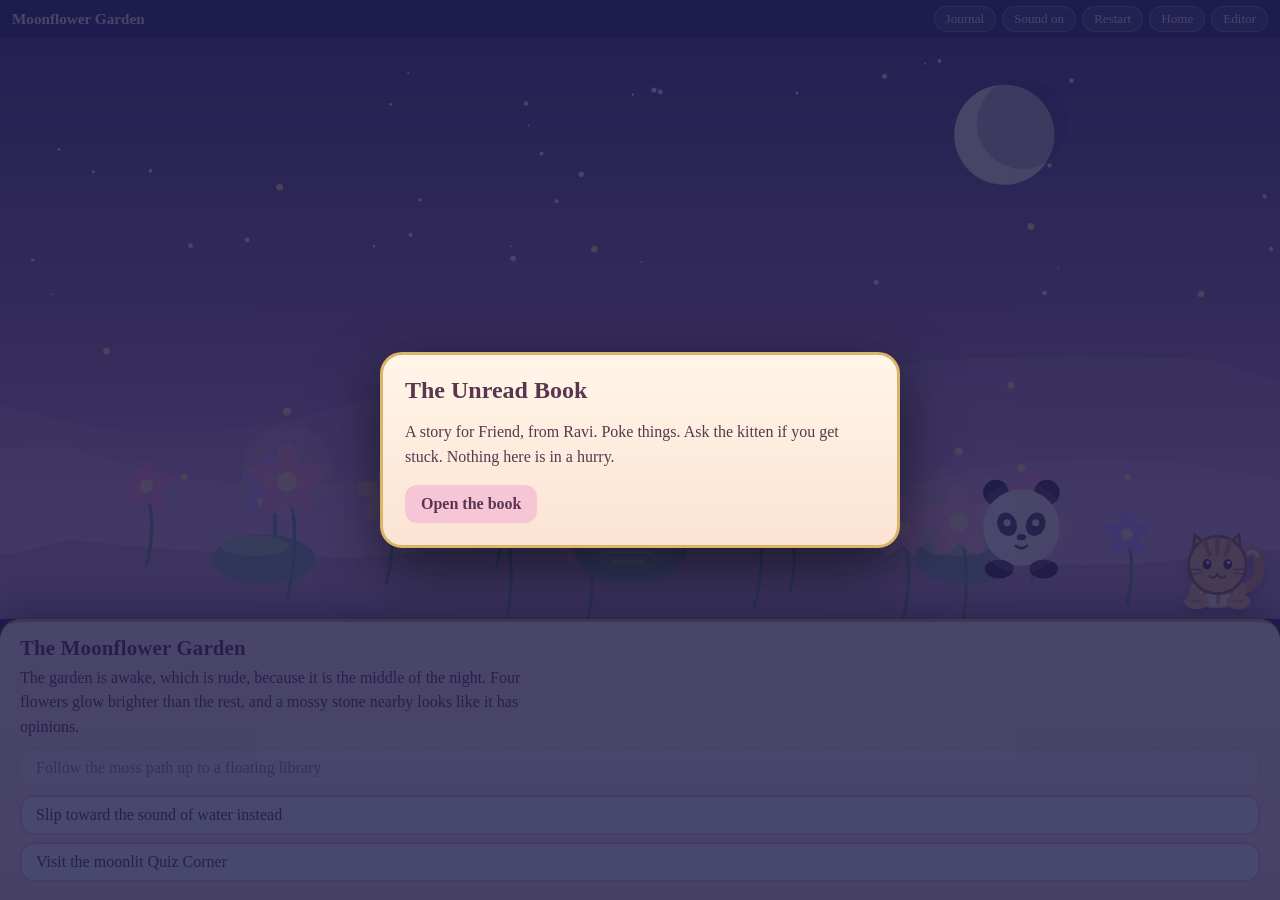
<file: play.html>
<!doctype html>
<html lang="en"><head><meta charset="utf-8"><meta name="viewport" content="width=device-width,initial-scale=1,viewport-fit=cover"><title>The Unread Book — Play</title><link rel="stylesheet" href="style.css"></head><body>
<div id="app"><div id="bar"><b id="wn"></b><span><button id="bj">Journal</button><button id="bs">Sound on</button><button id="br">Restart</button><a href="index.html">Home</a><a href="editor.html">Editor</a></span></div><div id="scene"><div id="art"></div><div id="kb" role="status"></div><button id="kit" aria-label="Ask the kitten for a hint"><svg viewBox="0 0 120 120" aria-hidden="true"><g class="heart-pop"><path d="M0 9C-16-1-8-13 0-6 8-13 16-1 0 9Z" fill="#f08fb0"/></g><g class="zzz"><text x="91" y="24">z</text><text x="101" y="14">z</text></g><g class="tail"><path d="M84 89Q113 79 103 49Q99 39 90 46" stroke="#e6a86f" stroke-width="12" fill="none" stroke-linecap="round"/><path d="M103 49q-3-8-10-3" stroke="#fff0cf" stroke-width="4" fill="none" stroke-linecap="round"/></g><g class="kitty-body"><ellipse cx="57" cy="90" rx="33" ry="20" fill="#f5c27e"/><ellipse cx="57" cy="97" rx="24" ry="10" fill="#fff1d4"/><path d="M42 77v25M58 74v29M74 77v25" stroke="#d98e58" stroke-width="5" stroke-linecap="round" opacity=".75"/></g><g class="kitty-head"><path class="ear ear-l" d="M28 57L31 25 52 43Z" fill="#efb874" stroke="#9a634e" stroke-width="3"/><path class="ear ear-r" d="M86 57L82 25 62 43Z" fill="#efb874" stroke="#9a634e" stroke-width="3"/><path d="M34 48l1-13 10 10M80 48l-1-13-10 10" fill="#f59eac"/><circle cx="57" cy="60" r="33" fill="#f5c27e" stroke="#9a634e" stroke-width="3"/><path d="M43 32q2 12 5 16M57 29v18M71 32q-2 12-5 16" stroke="#d98e58" stroke-width="5" stroke-linecap="round"/><g class="eye eye-l"><ellipse cx="45" cy="59" rx="5" ry="6" fill="#493447"/><circle class="pu" cx="46" cy="57" r="1.8" fill="#fff"/></g><g class="eye eye-r"><ellipse cx="69" cy="59" rx="5" ry="6" fill="#493447"/><circle class="pu" cx="70" cy="57" r="1.8" fill="#fff"/></g><path d="M54 68l3 3 3-3z" fill="#e8809c"/><path d="M57 71q-5 7-10 1M57 71q5 7 10 1" stroke="#7b4c62" fill="none" stroke-width="1.8"/><path d="M25 65h13M25 71l13-2M89 65H76M89 71l-13-2" stroke="#9a634e" stroke-width="1.5"/><ellipse cx="36" cy="69" rx="5" ry="3" fill="#f39ab0" opacity=".45"/><ellipse cx="78" cy="69" rx="5" ry="3" fill="#f39ab0" opacity=".45"/></g><g class="paw paw-l"><ellipse cx="33" cy="102" rx="14" ry="9" fill="#f5c27e"/><path d="M27 102h12" stroke="#d98e58" stroke-width="2"/></g><g class="paw paw-r"><ellipse cx="81" cy="102" rx="14" ry="9" fill="#f5c27e"/><path d="M75 102h12" stroke="#d98e58" stroke-width="2"/></g><g class="lick-paw"><ellipse cx="39" cy="75" rx="10" ry="17" fill="#f5c27e"/><circle cx="35" cy="69" r="2" fill="#e8809c"/><circle cx="42" cy="66" r="2" fill="#e8809c"/></g><path class="tongue" d="M57 75q0 11-6 3v-4z" fill="#e8809c"/></svg></button></div><div id="panel"><h1 id="pt"></h1><p id="px"></p><p id="nar" aria-live="polite"></p><div id="ch"></div></div></div><div id="modal" hidden></div><div id="tr"></div><script src="story.js"></script><script src="engine.js"></script></body></html>
</file>
<file: landing.css>
:root{--night:#29265b;--violet:#5a4d8a;--ink:#54374f;--cream:#fff9ed;--blush:#f9dce7;--rose:#e89db8;--gold:#f4cc7d;--lav:#e6daf4}*{box-sizing:border-box}html{scroll-behavior:smooth}body{margin:0;color:var(--ink);font:17px/1.6 Georgia,"Times New Roman",serif;background:radial-gradient(circle at 12% 7%,#fff7df 0 2px,transparent 3px),radial-gradient(circle at 87% 17%,#fff7df 0 1px,transparent 2px),linear-gradient(150deg,#e5d7ee,#fff1f3 49%,#d8c7e8);background-size:120px 120px,90px 90px,auto}.wrap{width:min(1080px,calc(100% - 32px));margin:auto}.top{background:linear-gradient(115deg,#211e4e,#413774 60%,#634b80);color:var(--cream);box-shadow:0 4px 20px #2d265455}.nav{min-height:68px;display:flex;gap:18px;align-items:center;justify-content:space-between}.brand{color:#fff8e8;text-decoration:none;font-size:1.08rem;font-weight:bold}.brand::before{content:"✦";color:var(--gold);margin-right:8px}.navlinks{display:flex;gap:18px;align-items:center}.navlinks a{color:#fff8e8;text-decoration:none;font-size:.94rem}.navlinks a:hover{text-decoration:underline}.hero{padding:86px 0 74px;text-align:center;position:relative;overflow:hidden}.hero::before{content:"✦  ·  ✧  ·  ✦";position:absolute;top:18px;left:0;right:0;color:#fff9e6aa;letter-spacing:14px;font-size:1.25rem}.eyebrow{font-size:.85rem;font-weight:bold;text-transform:uppercase;letter-spacing:.15em;color:#785474;margin:0 0 10px}.hero h1{font-size:clamp(2.6rem,8vw,5rem);line-height:.98;margin:0;color:var(--night);text-shadow:0 2px #fff8}.hero p{width:min(610px,100%);margin:20px auto 28px;font-size:1.13rem}.actions{display:flex;gap:12px;justify-content:center;flex-wrap:wrap}.btn{display:inline-block;border:2px solid #b97796;background:#fffaf4;border-radius:999px;padding:11px 20px;color:#5c3551;text-decoration:none;font-weight:bold;box-shadow:0 3px 0 #97637f40;transition:.18s}.btn:hover{transform:translateY(-2px);box-shadow:0 7px 16px #59365633}.btn.primary{background:linear-gradient(135deg,#f7c4d6,#e797b8);border-color:#d77f9f}.hero-note{margin:22px 0 0;font-size:.91rem;color:#785a70}.section{padding:58px 0}.section h2{text-align:center;font-size:2rem;line-height:1.15;margin:0 0 10px;color:var(--night)}.intro{text-align:center;max-width:660px;margin:0 auto 28px}.steps,.cards{display:grid;gap:16px}.steps{grid-template-columns:repeat(3,1fr)}.cards{grid-template-columns:repeat(2,1fr)}.card{background:#fffdf9db;border:1px solid #e5bed0;border-radius:20px;padding:22px;box-shadow:0 10px 28px #4a33611c}.card h3{color:#60406b;margin:0 0 7px;font-size:1.15rem}.card p{margin:0}.number{display:inline-grid;place-items:center;width:31px;height:31px;margin-bottom:10px;border-radius:50%;background:#5d528d;color:#fff;font-size:.9rem;font-weight:bold}.tint{background:#f7e9f1a8;border-block:1px solid #e3c3da}.how{background:#fff7e9;border-left:5px solid var(--gold);border-radius:12px;padding:18px 20px;max-width:780px;margin:24px auto 0}.how h3{margin:0 0 4px;color:#76534d}.how p{margin:0}.callout{padding:60px 0 72px;text-align:center}.callout .card{max-width:720px;margin:auto;background:linear-gradient(135deg,#fff9ee,#ffeef3)}footer{background:#252150;color:#eee9ff;text-align:center;padding:20px;font-size:.9rem}code{background:#f3e5ed;padding:1px 4px;border-radius:4px}@media(max-width:680px){body{font-size:16px}.nav{min-height:62px}.navlinks{gap:12px}.hero{padding:64px 0 55px}.hero::before{display:none}.steps,.cards{grid-template-columns:1fr}.section{padding:42px 0}.card{padding:18px}.navlinks a:last-child{display:none}}
</file>
<file: style.css>
:root{--rose:#f6c6d6;--blush:#fde3ea;--cream:#fff6e8;--lav:#cdb8ee;--gold:#d9b46a;--ink:#5a3550;--night:#2b2a5e}
*{box-sizing:border-box}
html,body{height:100%;margin:0;overflow:hidden;background:var(--night);color:var(--ink);font-family:"Palatino Linotype",Palatino,"Book Antiqua",Georgia,serif}
button{font:inherit;color:inherit;cursor:pointer}
:focus-visible{outline:3px solid var(--gold);outline-offset:3px}
#app{height:100dvh;display:flex;flex-direction:column;position:relative}
#bar{display:flex;justify-content:space-between;align-items:center;gap:8px;padding:6px 12px;background:#2b2a5ecc;color:var(--cream);font-size:.95rem;z-index:5}
#bar span{display:flex;gap:6px;align-items:center}
#bar button,#bar a{background:#ffffff1f;border:1px solid #ffffff44;color:var(--cream);border-radius:999px;padding:4px 11px;font-size:.82rem;text-decoration:none}
#scene{flex:1;min-height:0;position:relative;overflow:hidden;background:linear-gradient(#2b2a5e,#d79ac0)}
#art,#art svg{position:absolute;inset:0;width:100%;height:100%}
#art svg{overflow:visible}
#panel{background:linear-gradient(var(--cream),#fbe3d3);border-top:3px solid var(--gold);border-radius:20px 20px 0 0;padding:14px 20px 18px;max-height:44vh;overflow:auto;box-shadow:0 -10px 30px #0006;position:relative;z-index:3}
#panel h1{margin:0 0 6px;font-size:1.3rem;font-weight:700;letter-spacing:.01em}
#px{margin:0 0 8px;line-height:1.55;max-width:68ch;animation:fadeup .8s both}
#nar{margin:6px 0;padding:8px 12px;border-left:4px solid var(--rose);background:#fff;border-radius:0 12px 12px 0;font-style:italic;min-height:0;white-space:pre-wrap}
#nar:empty{display:none}
#ch{display:flex;flex-direction:column;gap:7px;margin-top:8px}
.choice{text-align:left;background:#fff;border:2px solid var(--rose);border-radius:14px;padding:9px 14px;transition:transform .15s,border-color .15s}
.choice:hover{transform:translateX(4px);border-color:var(--gold)}
.choice.lock{opacity:.55;border-style:dashed}
/* objects */
.obj{cursor:pointer;outline:none}
.obj .g{transition:transform .3s,filter .3s;transform-box:fill-box;transform-origin:center}
.obj:hover .g,.obj:focus-visible .g{filter:drop-shadow(0 0 10px #ffe6a8);transform:scale(1.1)}
.obj.decor{pointer-events:none}.custom-image{filter:drop-shadow(0 3px 3px #3e275044)}
.obj .halo,.obj .cue{transform-box:fill-box;transform-origin:center}
.obj .cue{fill:#ffe6a8;animation:pulse 2.6s infinite}
.obj .halo{fill:#ffe6a8;opacity:.16;pointer-events:none;animation:halo 3s infinite ease-in-out}
.obj.used .cue,.obj.used .halo{display:none}
.obj.used .g{animation:bloom .8s}
.react .sw{animation-duration:.5s!important}
.react{animation:shake .5s}
/* ambient animation */
.tw{animation:tw 3s infinite ease-in-out}
.sw{transform-box:fill-box;transform-origin:50% 100%;animation:sway 4s infinite ease-in-out}
.bob{animation:bob 6s infinite ease-in-out}
.pg{animation:bob 5s infinite ease-in-out}
.ff{animation:ff 9s infinite ease-in-out}
.bf{transform-box:fill-box;transform-origin:center;animation:flap .5s infinite alternate ease-in-out}
.dd{transform-box:fill-box}
.bl{transform-box:fill-box;transform-origin:center;animation:blink 6s infinite}
.fs{animation:swim 7s infinite ease-in-out}
.rp{transform-box:fill-box;transform-origin:center;animation:rip 4s infinite}
.drift{animation:drift 30s infinite ease-in-out alternate}
.gl{animation:tw 2.4s infinite}
.tl{transform-box:fill-box;transform-origin:0 100%;animation:sway 3s infinite}
.peek{animation:peek 12s infinite ease-in-out}
/* kitten */
#kit{position:absolute;right:8px;bottom:2px;width:104px;height:104px;background:none;border:0;padding:0;z-index:4;filter:drop-shadow(0 7px 5px #38284242)}
#kit svg{width:100%;height:100%;overflow:visible}
#kit .tail{transform-box:fill-box;transform-origin:20% 92%;animation:kitty-tail 2.7s infinite ease-in-out}
#kit .kitty-body{transform-box:fill-box;transform-origin:50% 100%;animation:kitty-breathe 3.2s infinite ease-in-out}
#kit .kitty-head{transform-box:fill-box;transform-origin:50% 80%;animation:kitty-head 4.5s infinite ease-in-out}
#kit .eye{transform-box:fill-box;transform-origin:center;animation:blink 5s infinite}
#kit .pu{transform:translate(var(--px,0),var(--py,0));transition:transform .2s}
#kit .lick-paw,#kit .tongue,#kit .heart-pop,#kit .zzz{opacity:0;transform-box:fill-box;transform-origin:center}
#kit .heart-pop{transform:translate(80px,20px) scale(.2)}#kit .zzz{fill:#fff7ec;stroke:#684662;stroke-width:.7;font:bold 17px Georgia,serif}
#kit.sleep{transform:rotate(-8deg) translateY(5px)}#kit.sleep .eye{transform:scaleY(.12);animation:none}#kit.sleep .tail{animation:kitty-tail-sleep 5s infinite ease-in-out}#kit.sleep .zzz{opacity:1;animation:zzz 2.4s infinite ease-in-out}
#kit.hop{animation:hop .6s}
#kit.happy .tail{animation-duration:.35s}#kit.happy .kitty-head{animation:kitty-happy .5s 2 ease-in-out}
#kb{position:absolute;right:98px;bottom:18px;max-width:min(300px,62vw);background:#fff;border:2px solid var(--rose);border-radius:16px 16px 4px 16px;padding:9px 13px;font-size:.92rem;line-height:1.4;z-index:4;opacity:0;transform:translateY(8px);pointer-events:none;transition:.3s;box-shadow:0 6px 20px #0003}
#kb.on{opacity:1;transform:none}
/* modal */
#modal{position:fixed;inset:0;background:#1b1a4acc;display:flex;align-items:center;justify-content:center;z-index:20;padding:16px}
#modal[hidden]{display:none}
.card{background:linear-gradient(var(--cream),#fbe3d3);border:3px solid var(--gold);border-radius:22px;padding:22px;max-width:520px;width:100%;max-height:86vh;overflow:auto;box-shadow:0 20px 60px #0008;animation:fadeup .5s both}
.card h2{margin:0 0 10px}
.card p{line-height:1.55;white-space:pre-wrap}
.card input{width:100%;font:inherit;padding:10px;border:2px solid var(--rose);border-radius:12px;margin:6px 0}
.card .row{display:flex;gap:8px;flex-wrap:wrap;margin-top:8px}
.card button{background:#fff;border:2px solid var(--rose);border-radius:12px;padding:8px 14px}
.card button.pri{background:var(--rose);font-weight:700}
.card .pick{background:var(--blush)}
.shake{animation:shake .4s}
.cl{padding:5px 0;border-bottom:1px dashed var(--rose)}
#tr{position:fixed;inset:0;z-index:30;pointer-events:none;display:none}
#tr .pt{position:absolute;width:26px;height:14px;border-radius:70% 0 70% 0;opacity:.9}
#kit .ear{transform-box:fill-box;transform-origin:50% 100%}
#kit.twitch .ear{animation:twitch .3s 3}
#kit.stretch svg{animation:stretch 1.2s}
#kit.look .pu{transform:translate(-3px,-1px)}
#kit.walk,#kit.wander{animation:walk 2.7s ease-in-out}
#kit.lick .lick-paw{opacity:1;animation:lickpaw .65s 3 ease-in-out}.lick .tongue{opacity:1;animation:licktongue .65s 3 ease-in-out}.lick .paw-l{opacity:.15}
#kit.attention .paw-l{transform-box:fill-box;transform-origin:70% 90%;animation:wave .48s 4 ease-in-out}.attention .heart-pop{opacity:1;animation:heartpop 1.2s ease-out}.attention .kitty-head{animation:kitty-happy .45s 3 ease-in-out}
#kit[data-w=pond] .tail{animation-duration:.9s}
#kit[data-w=observatory] .eye{transform:scale(1.12)}
@keyframes kitty-tail{50%{transform:rotate(15deg)}0%,100%{transform:rotate(-8deg)}}
@keyframes kitty-tail-sleep{50%{transform:rotate(4deg)}0%,100%{transform:rotate(-2deg)}}
@keyframes kitty-breathe{50%{transform:scaleY(1.045) scaleX(.98)}}
@keyframes kitty-head{50%{transform:rotate(2deg) translateY(-1px)}}
@keyframes kitty-happy{50%{transform:translateY(-4px) rotate(-4deg)}}
@keyframes twitch{50%{transform:rotate(-9deg)}}
@keyframes stretch{40%,60%{transform:scale(1.15,.85) translateY(6px)}}
@keyframes walk{0%{transform:translateX(90px)}35%{transform:translateX(-12px) translateY(-5px)}68%{transform:translateX(35px) translateY(-2px)}100%{transform:translateX(0)}}
@keyframes lickpaw{50%{transform:translate(12px,-23px) rotate(-12deg)}}
@keyframes licktongue{50%{transform:translate(-8px,5px) scaleY(1.4)}}
@keyframes wave{50%{transform:translate(-2px,-20px) rotate(-26deg)}}
@keyframes heartpop{0%{transform:translate(80px,20px) scale(.2)}55%{opacity:1;transform:translate(80px,-8px) scale(1)}100%{opacity:0;transform:translate(80px,-24px) scale(.7)}}
@keyframes zzz{50%{transform:translate(-8px,-12px);opacity:1}100%{transform:translate(-14px,-23px);opacity:0}}
@keyframes halo{50%{opacity:.34;transform:scale(1.12)}}
@keyframes tw{50%{opacity:.25}}
@keyframes sway{50%{transform:rotate(4deg)}0%,100%{transform:rotate(-4deg)}}
@keyframes bob{50%{transform:translateY(-12px)}}
@keyframes ff{0%,100%{transform:translate(0,0)}33%{transform:translate(30px,-26px)}66%{transform:translate(-24px,-10px)}}
@keyframes flap{to{transform:scaleX(.55)}}
@keyframes blink{0%,92%,100%{transform:scaleY(1)}95%{transform:scaleY(.1)}}
@keyframes swim{50%{transform:translateX(70px) scaleX(1)}25%{transform:translateX(35px) rotate(4deg)}75%{transform:translateX(35px) rotate(-4deg)}}
@keyframes rip{0%{transform:scale(.3);opacity:.9}100%{transform:scale(2.2);opacity:0}}
@keyframes drift{to{transform:translateX(90px)}}
@keyframes peek{0%,60%,100%{transform:translateY(40px)}70%,90%{transform:none}}
@keyframes breathe{50%{transform:scaleY(1.04)}}
@keyframes hop{40%{transform:translateY(-22px)}}
@keyframes pulse{50%{opacity:.2;transform:translateY(-4px)}}
@keyframes bloom{40%{transform:scale(1.35)}}
@keyframes shake{25%{transform:translateX(-6px)}75%{transform:translateX(6px)}}
@keyframes fadeup{from{opacity:0;transform:translateY(10px)}}
@media(max-width:600px){#panel{padding:12px 14px 16px}#kit{width:70px;height:70px}#kb{right:auto;left:10px;bottom:auto;top:10px;max-width:calc(100% - 20px)}}
@media(prefers-reduced-motion:reduce){*,*::before,*::after{animation:none!important;transition:none!important}}
</file>
